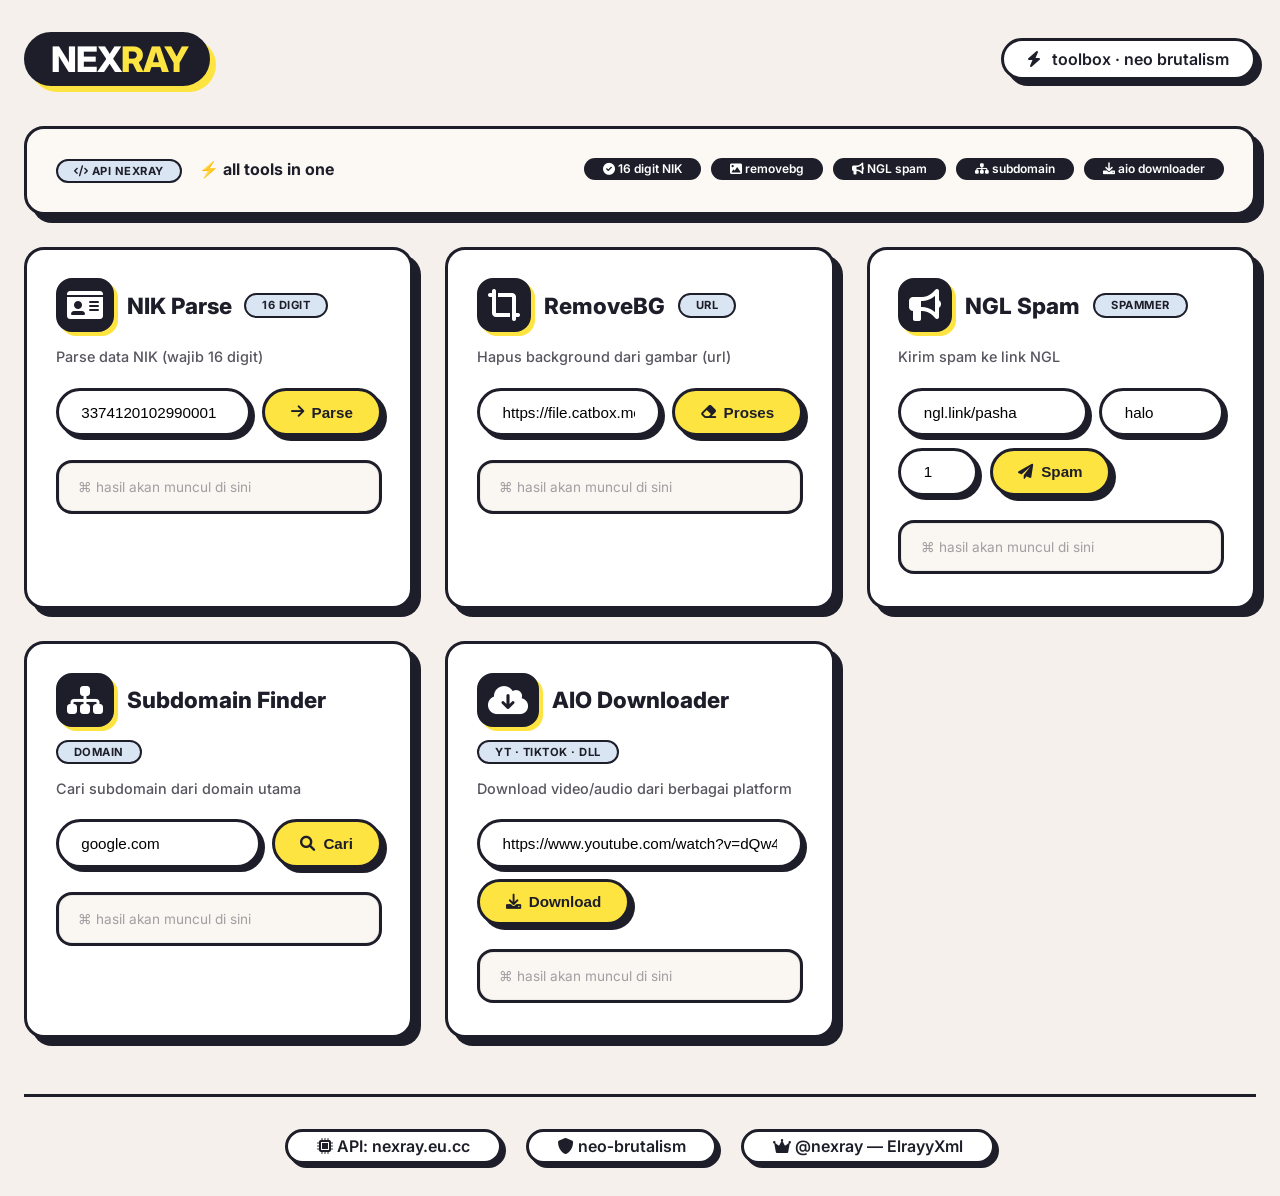
<file: tools/index.html>
<!DOCTYPE html>
<html lang="id">
<head>
    <meta charset="UTF-8">
    <meta name="viewport" content="width=device-width, initial-scale=1.0">
    <title>Toolbox · NEXRAY</title>
    <!-- Font & gaya dasar -->
    <link rel="preconnect" href="https://fonts.googleapis.com">
    <link rel="preconnect" href="https://fonts.gstatic.com" crossorigin>
    <link href="https://fonts.googleapis.com/css2?family=Inter:opsz,wght@14..32,400;14..32,600;14..32,700;14..32,800&display=swap" rel="stylesheet">
    <link rel="stylesheet" href="https://cdnjs.cloudflare.com/ajax/libs/font-awesome/6.0.0-beta3/css/all.min.css">
    <style>
        * {
            margin: 0;
            padding: 0;
            box-sizing: border-box;
        }
        body {
            background: #f5f0eb;
            font-family: 'Inter', sans-serif;
            padding: 2rem 1.5rem;
            color: #1e1e2a;
        }
        /* NEO‑BRUTALISM CORE */
        .neo-card {
            background: #ffffff;
            border: 3px solid #1e1e2a;
            border-radius: 20px;
            box-shadow: 8px 8px 0 #1e1e2a;
            padding: 1.8rem 1.8rem 2rem;
            transition: 0.1s ease;
        }
        .neo-card:hover {
            transform: translate(-2px, -2px);
            box-shadow: 12px 12px 0 #1e1e2a;
        }
        .neo-btn {
            background: #fee440;
            border: 3px solid #1e1e2a;
            border-radius: 60px;
            padding: 0.7rem 1.6rem;
            font-weight: 700;
            font-size: 0.95rem;
            color: #1e1e2a;
            box-shadow: 5px 5px 0 #1e1e2a;
            transition: 0.08s linear;
            display: inline-flex;
            align-items: center;
            gap: 8px;
            cursor: pointer;
        }
        .neo-btn:active {
            transform: translate(4px, 4px);
            box-shadow: 0px 0px 0 #1e1e2a;
        }
        .neo-input {
            background: white;
            border: 3px solid #1e1e2a;
            border-radius: 60px;
            padding: 0.8rem 1.4rem;
            font-size: 0.95rem;
            width: 100%;
            font-weight: 500;
            box-shadow: 4px 4px 0 #1e1e2a;
            transition: 0.1s;
        }
        .neo-input:focus {
            outline: none;
            box-shadow: 6px 6px 0 #1e1e2a;
            transform: translate(-2px, -2px);
        }
        .neo-badge {
            background: #d9e5f2;
            border: 2px solid #1e1e2a;
            border-radius: 40px;
            padding: 0.2rem 1rem;
            font-weight: 700;
            font-size: 0.7rem;
            text-transform: uppercase;
            letter-spacing: 0.5px;
        }
        /* header */
        .header {
            display: flex;
            flex-wrap: wrap;
            justify-content: space-between;
            align-items: center;
            margin-bottom: 2.5rem;
        }
        .logo {
            font-size: 2.2rem;
            font-weight: 800;
            letter-spacing: -1px;
            background: #1e1e2a;
            color: white;
            padding: 0.2rem 1.2rem 0.2rem 1.5rem;
            border-radius: 60px;
            border: 3px solid #1e1e2a;
            box-shadow: 6px 6px 0 #fee440;
            display: inline-block;
        }
        .logo span {
            color: #fee440;
        }
        .subhead {
            font-weight: 600;
            background: white;
            padding: 0.5rem 1.5rem;
            border-radius: 60px;
            border: 3px solid #1e1e2a;
            box-shadow: 6px 6px 0 #1e1e2a;
        }
        /* grid tools */
        .tool-grid {
            display: grid;
            grid-template-columns: repeat(auto-fit, minmax(340px, 1fr));
            gap: 2rem;
            margin-top: 2rem;
        }
        .tool-card {
            display: flex;
            flex-direction: column;
            gap: 1.2rem;
        }
        .tool-header {
            display: flex;
            align-items: center;
            gap: 0.8rem;
            flex-wrap: wrap;
        }
        .tool-header i {
            font-size: 2rem;
            background: #1e1e2a;
            color: white;
            padding: 0.5rem;
            border-radius: 16px;
            border: 3px solid #1e1e2a;
            box-shadow: 4px 4px 0 #fee440;
        }
        .tool-title {
            font-weight: 800;
            font-size: 1.4rem;
        }
        .tool-desc {
            opacity: 0.75;
            font-weight: 500;
            font-size: 0.9rem;
            margin-top: -0.2rem;
        }
        .input-group {
            display: flex;
            flex-wrap: wrap;
            gap: 0.7rem;
            margin-top: 0.2rem;
        }
        .input-group .neo-input {
            flex: 2 1 180px;
        }
        .input-group .neo-btn {
            flex: 0 1 auto;
        }
        .response-area {
            background: #faf7f2;
            border: 3px solid #1e1e2a;
            border-radius: 16px;
            padding: 1rem 1.2rem;
            max-height: 220px;
            overflow-y: auto;
            font-size: 0.85rem;
            font-weight: 500;
            white-space: pre-wrap;
            word-break: break-all;
            box-shadow: inset 0 0 0 1px rgba(0,0,0,0.05);
            margin-top: 0.3rem;
            color: #1e1e2a;
        }
        .response-area:empty::before {
            content: "⌘ hasil akan muncul di sini";
            opacity: 0.4;
            font-weight: 400;
        }
        .response-area.loading {
            opacity: 0.5;
        }
        .footer-note {
            margin-top: 3.5rem;
            text-align: center;
            font-weight: 600;
            border-top: 3px solid #1e1e2a;
            padding-top: 2rem;
            display: flex;
            flex-wrap: wrap;
            justify-content: center;
            gap: 1.5rem;
        }
        .footer-note span {
            background: white;
            padding: 0.3rem 1.8rem;
            border-radius: 60px;
            border: 3px solid #1e1e2a;
            box-shadow: 4px 4px 0 #1e1e2a;
        }
        .badge-api {
            background: #1e1e2a;
            color: white;
            padding: 0.2rem 1.2rem;
            border-radius: 40px;
            font-weight: 600;
            font-size: 0.75rem;
        }
        /* scroll */
        ::-webkit-scrollbar {
            width: 8px;
        }
        ::-webkit-scrollbar-track {
            background: #e6e0d8;
            border-radius: 20px;
        }
        ::-webkit-scrollbar-thumb {
            background: #1e1e2a;
            border-radius: 20px;
            border: 2px solid #f5f0eb;
        }
        @media (max-width: 500px) {
            .header {
                flex-direction: column;
                align-items: start;
                gap: 1rem;
            }
            .logo {
                font-size: 1.8rem;
            }
        }
    </style>
</head>
<body>

<div class="header">
    <div class="logo">NEX<span>RAY</span></div>
    <div class="subhead"><i class="fas fa-bolt" style="margin-right: 8px;"></i> toolbox · neo brutalism</div>
</div>

<!-- intro -->
<div class="neo-card" style="margin-bottom: 2rem; background: #fcf9f5;">
    <div style="display: flex; flex-wrap: wrap; justify-content: space-between; align-items: center; gap: 1rem;">
        <div>
            <span class="neo-badge"><i class="fas fa-code"></i> API NEXRAY</span>
            <span style="font-weight: 700; margin-left: 0.8rem;">⚡ all tools in one</span>
        </div>
        <div style="display: flex; gap: 0.6rem; flex-wrap: wrap;">
            <span class="badge-api"><i class="fas fa-check-circle"></i> 16 digit NIK</span>
            <span class="badge-api"><i class="fas fa-image"></i> removebg</span>
            <span class="badge-api"><i class="fas fa-bullhorn"></i> NGL spam</span>
            <span class="badge-api"><i class="fas fa-sitemap"></i> subdomain</span>
            <span class="badge-api"><i class="fas fa-download"></i> aio downloader</span>
        </div>
    </div>
</div>

<!-- GRID TOOLS -->
<div class="tool-grid">

    <!-- 1. NIK PARSE -->
    <div class="tool-card neo-card">
        <div class="tool-header">
            <i class="fas fa-id-card"></i>
            <span class="tool-title">NIK Parse</span>
            <span class="neo-badge">16 digit</span>
        </div>
        <div class="tool-desc">Parse data NIK (wajib 16 digit)</div>
        <div class="input-group">
            <input type="text" class="neo-input" id="nikInput" placeholder="3374120102990001" value="3374120102990001">
            <button class="neo-btn" id="nikBtn"><i class="fas fa-arrow-right"></i> Parse</button>
        </div>
        <div class="response-area" id="nikResponse"></div>
    </div>

    <!-- 2. REMOVEBG -->
    <div class="tool-card neo-card">
        <div class="tool-header">
            <i class="fas fa-crop-alt"></i>
            <span class="tool-title">RemoveBG</span>
            <span class="neo-badge">url</span>
        </div>
        <div class="tool-desc">Hapus background dari gambar (url)</div>
        <div class="input-group">
            <input type="text" class="neo-input" id="bgInput" placeholder="https://file.catbox.moe/abc.jpg" value="https://file.catbox.moe/abc.jpg">
            <button class="neo-btn" id="bgBtn"><i class="fas fa-eraser"></i> Proses</button>
        </div>
        <div class="response-area" id="bgResponse"></div>
    </div>

    <!-- 3. NGL SPAM -->
    <div class="tool-card neo-card">
        <div class="tool-header">
            <i class="fas fa-bullhorn"></i>
            <span class="tool-title">NGL Spam</span>
            <span class="neo-badge">spammer</span>
        </div>
        <div class="tool-desc">Kirim spam ke link NGL</div>
        <div class="input-group" style="flex-wrap: wrap;">
            <input type="text" class="neo-input" id="nglUrl" placeholder="ngl.link/pasha" value="ngl.link/pasha" style="flex: 2 1 140px;">
            <input type="text" class="neo-input" id="nglMsg" placeholder="pesan" value="halo" style="flex: 1 1 100px;">
            <input type="number" class="neo-input" id="nglJumlah" placeholder="jumlah" value="1" style="flex: 0 1 80px;">
            <button class="neo-btn" id="nglBtn"><i class="fas fa-paper-plane"></i> Spam</button>
        </div>
        <div class="response-area" id="nglResponse"></div>
    </div>

    <!-- 4. SUBDOMAIN FINDER -->
    <div class="tool-card neo-card">
        <div class="tool-header">
            <i class="fas fa-sitemap"></i>
            <span class="tool-title">Subdomain Finder</span>
            <span class="neo-badge">domain</span>
        </div>
        <div class="tool-desc">Cari subdomain dari domain utama</div>
        <div class="input-group">
            <input type="text" class="neo-input" id="domainInput" placeholder="google.com" value="google.com">
            <button class="neo-btn" id="domainBtn"><i class="fas fa-search"></i> Cari</button>
        </div>
        <div class="response-area" id="domainResponse"></div>
    </div>

    <!-- 5. ALL IN ONE DOWNLOADER -->
    <div class="tool-card neo-card" style="grid-column: span 1;">
        <div class="tool-header">
            <i class="fas fa-cloud-download-alt"></i>
            <span class="tool-title">AIO Downloader</span>
            <span class="neo-badge">yt · tiktok · dll</span>
        </div>
        <div class="tool-desc">Download video/audio dari berbagai platform</div>
        <div class="input-group">
            <input type="text" class="neo-input" id="aioInput" placeholder="https://www.youtube.com/watch?v=..." value="https://www.youtube.com/watch?v=dQw4w9WgXcQ">
            <button class="neo-btn" id="aioBtn"><i class="fas fa-download"></i> Download</button>
        </div>
        <div class="response-area" id="aioResponse"></div>
    </div>

</div>

<!-- footer -->
<div class="footer-note">
    <span><i class="fas fa-microchip"></i> API: nexray.eu.cc</span>
    <span><i class="fas fa-shield-alt"></i> neo‑brutalism</span>
    <span><i class="fas fa-crown"></i> @nexray — ElrayyXml</span>
</div>

<script>
    (function() {
        // Base API (tanpa trailing slash)
        const API_BASE = 'https://api.nexray.eu.cc';

        // --- helper untuk fetch & tampilkan ---
        async function fetchTool(endpoint, params = {}, targetId, isJson = true) {
            const respEl = document.getElementById(targetId);
            if (!respEl) return;
            respEl.textContent = '⏳ memuat...';
            respEl.classList.add('loading');

            try {
                // bangun URL
                let url = `${API_BASE}${endpoint}`;
                const query = new URLSearchParams(params).toString();
                if (query) url += `?${query}`;

                const res = await fetch(url);
                if (!res.ok) throw new Error(`HTTP ${res.status}`);

                let data;
                const contentType = res.headers.get('content-type') || '';
                if (contentType.includes('application/json')) {
                    data = await res.json();
                    const pretty = JSON.stringify(data, null, 2);
                    respEl.textContent = pretty;
                } else {
                    // kemungkinan gambar atau teks
                    const text = await res.text();
                    if (text.length > 0) {
                        // coba parse JSON (jika response json meski header tidak tepat)
                        try {
                            const json = JSON.parse(text);
                            respEl.textContent = JSON.stringify(json, null, 2);
                        } catch {
                            respEl.textContent = text.slice(0, 1500) + (text.length > 1500 ? '…' : '');
                        }
                    } else {
                        respEl.textContent = '✅ berhasil (response kosong)';
                    }
                }
            } catch (err) {
                respEl.textContent = `❌ error: ${err.message}`;
            } finally {
                respEl.classList.remove('loading');
            }
        }

        // --- 1. NIK Parse (wajib 16 digit) ---
        document.getElementById('nikBtn').addEventListener('click', () => {
            const nik = document.getElementById('nikInput').value.trim();
            if (nik.length !== 16) {
                document.getElementById('nikResponse').textContent = '⚠️ NIK harus 16 digit.';
                return;
            }
            fetchTool('/tools/nikparse', { nik }, 'nikResponse');
        });

        // --- 2. RemoveBG ---
        document.getElementById('bgBtn').addEventListener('click', () => {
            let url = document.getElementById('bgInput').value.trim();
            if (!url) {
                document.getElementById('bgResponse').textContent = '⚠️ masukkan URL gambar.';
                return;
            }
            // jika tidak ada protokol, tambahkan https
            if (!url.startsWith('http://') && !url.startsWith('https://')) {
                url = 'https://' + url;
            }
            fetchTool('/tools/removebg', { url }, 'bgResponse');
        });

        // --- 3. NGL Spam ---
        document.getElementById('nglBtn').addEventListener('click', () => {
            let url = document.getElementById('nglUrl').value.trim();
            const pesan = document.getElementById('nglMsg').value.trim() || 'halo';
            let jumlah = parseInt(document.getElementById('nglJumlah').value) || 1;
            if (jumlah < 1) jumlah = 1;
            if (!url) {
                document.getElementById('nglResponse').textContent = '⚠️ masukkan link NGL (contoh: ngl.link/pasha)';
                return;
            }
            // pastikan format url (hapus https:// jika ada)
            url = url.replace(/^https?:\/\//, '');
            // jika tidak mengandung ngl.link, bisa tetap dipakai
            fetchTool('/tools/spamngl', { url, pesan, jumlah }, 'nglResponse');
        });

        // --- 4. Subdomain Finder ---
        document.getElementById('domainBtn').addEventListener('click', () => {
            let domain = document.getElementById('domainInput').value.trim();
            if (!domain) {
                document.getElementById('domainResponse').textContent = '⚠️ masukkan domain (contoh: google.com)';
                return;
            }
            fetchTool('/tools/subdomainfinder', { domain }, 'domainResponse');
        });

        // --- 5. AIO Downloader ---
        document.getElementById('aioBtn').addEventListener('click', () => {
            let url = document.getElementById('aioInput').value.trim();
            if (!url) {
                document.getElementById('aioResponse').textContent = '⚠️ masukkan URL video (youtube, tiktok, dll)';
                return;
            }
            fetchTool('/downloader/aio', { url }, 'aioResponse');
        });

        // --- tambahan: contoh autoload first tool (NIK) ---
        // biarkan kosong, user klik sendiri

        // tombol enter pada input
        document.querySelectorAll('.neo-input').forEach(inp => {
            inp.addEventListener('keypress', (e) => {
                if (e.key === 'Enter') {
                    const parent = inp.closest('.tool-card');
                    if (parent) {
                        const btn = parent.querySelector('.neo-btn');
                        if (btn) btn.click();
                    }
                }
            });
        });

        // pesan awal (response area)
        document.querySelectorAll('.response-area').forEach(el => {
            if (!el.textContent.trim()) {
                // biarkan placeholder
            }
        });

    })();
</script>

<!-- (opsional) sedikit sentuhan extra -->
</body>
</html>
</file>
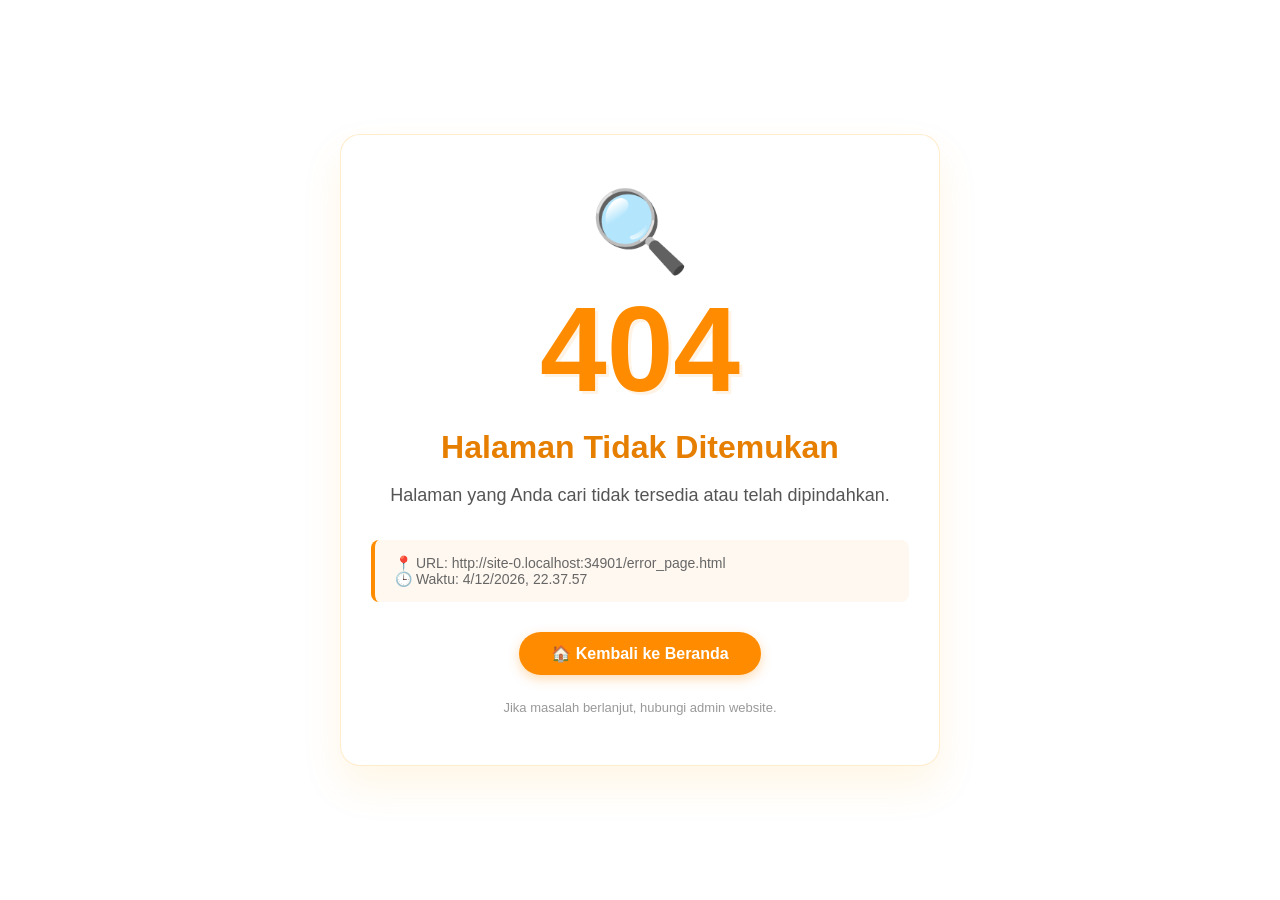
<file: error_page.html>
<!DOCTYPE html>
<html lang="id">
<head>
    <meta charset="UTF-8">
    <meta name="viewport" content="width=device-width, initial-scale=1.0">
    <title>Halaman Error - Website</title>
    <style>
        * {
            margin: 0;
            padding: 0;
            box-sizing: border-box;
        }

        body {
            font-family: 'Segoe UI', Tahoma, Geneva, Verdana, sans-serif;
            background: white;
            min-height: 100vh;
            display: flex;
            align-items: center;
            justify-content: center;
            padding: 20px;
        }

        .error-container {
            max-width: 600px;
            width: 100%;
            text-align: center;
            background: white;
            border-radius: 20px;
            padding: 50px 30px;
            box-shadow: 0 20px 40px rgba(255, 165, 0, 0.1);
            border: 1px solid rgba(255, 165, 0, 0.2);
        }

        /* Warna oranye sebagai tema utama */
        .error-code {
            font-size: 120px;
            font-weight: 800;
            color: #FF8C00; /* Oranye tua */
            margin-bottom: 20px;
            text-shadow: 3px 3px 0 rgba(255, 140, 0, 0.1);
            line-height: 1;
        }

        .error-title {
            font-size: 32px;
            font-weight: 700;
            color: #E67E00;
            margin-bottom: 15px;
        }

        .error-message {
            font-size: 18px;
            color: #555;
            margin-bottom: 30px;
            line-height: 1.6;
        }

        .error-details {
            background: #FFF8F0;
            border-left: 4px solid #FF8C00;
            padding: 15px 20px;
            border-radius: 8px;
            margin-bottom: 30px;
            text-align: left;
            color: #666;
            font-size: 14px;
        }

        .btn-home {
            display: inline-block;
            background: #FF8C00;
            color: white;
            text-decoration: none;
            padding: 12px 32px;
            border-radius: 50px;
            font-weight: 600;
            transition: all 0.3s ease;
            box-shadow: 0 4px 12px rgba(255, 140, 0, 0.3);
            border: none;
            cursor: pointer;
        }

        .btn-home:hover {
            background: #E67E00;
            transform: translateY(-2px);
            box-shadow: 0 6px 16px rgba(255, 140, 0, 0.4);
        }

        .help-text {
            margin-top: 25px;
            font-size: 13px;
            color: #999;
        }

        /* Animasi untuk ikon */
        @keyframes pulse {
            0%, 100% { transform: scale(1); }
            50% { transform: scale(1.05); }
        }

        .emoji-icon {
            font-size: 80px;
            display: inline-block;
            animation: pulse 2s ease infinite;
            margin-bottom: 10px;
        }

        /* Responsif */
        @media (max-width: 480px) {
            .error-container {
                padding: 30px 20px;
            }
            .error-code {
                font-size: 80px;
            }
            .error-title {
                font-size: 24px;
            }
            .error-message {
                font-size: 16px;
            }
        }
    </style>
</head>
<body>
    <div class="error-container">
        <div class="emoji-icon" id="errorEmoji">⚠️</div>
        <div class="error-code" id="errorCode">404</div>
        <div class="error-title" id="errorTitle">Halaman Tidak Ditemukan</div>
        <div class="error-message" id="errorMessage">
            Maaf, halaman yang Anda cari sedang tidak dapat diakses atau telah dipindahkan.
        </div>
        <div class="error-details" id="errorDetails">
            📍 URL: <span id="currentUrl">-</span><br>
            🕒 Waktu: <span id="currentTime">-</span>
        </div>
        <a href="/" class="btn-home">🏠 Kembali ke Beranda</a>
        <div class="help-text">
            Jika masalah berlanjut, hubungi admin website.
        </div>
    </div>

    <script>
        // Fungsi untuk mendeteksi jenis error dari URL parameter atau status
        function getErrorInfo() {
            const path = window.location.pathname;
            let code = '404';
            let title = 'Halaman Tidak Ditemukan';
            let message = 'Maaf, halaman yang Anda cari sedang tidak dapat diakses atau telah dipindahkan.';
            let emoji = '🔍';

            // Deteksi dari URL (jika menggunakan parameter error)
            const urlParams = new URLSearchParams(window.location.search);
            const errorParam = urlParams.get('error');
            
            if (errorParam) {
                code = errorParam;
            } else if (path.includes('403')) {
                code = '403';
            } else if (path.includes('404')) {
                code = '404';
            } else if (path.includes('500')) {
                code = '500';
            }

            // Set konten berdasarkan kode error
            switch(code) {
                case '403':
                    title = 'Akses Dilarang';
                    message = 'Anda tidak memiliki izin untuk mengakses halaman ini.';
                    emoji = '🚫';
                    break;
                case '404':
                    title = 'Halaman Tidak Ditemukan';
                    message = 'Halaman yang Anda cari tidak tersedia atau telah dipindahkan.';
                    emoji = '🔍';
                    break;
                case '500':
                    title = 'Kesalahan Server Internal';
                    message = 'Terjadi masalah pada server. Tim teknis sedang bekerja untuk memperbaikinya.';
                    emoji = '⚙️';
                    break;
                default:
                    title = 'Terjadi Kesalahan';
                    message = 'Maaf, terjadi kesalahan yang tidak diketahui.';
                    emoji = '⚠️';
            }

            return { code, title, message, emoji };
        }

        // Update tampilan berdasarkan error
        const errorInfo = getErrorInfo();
        document.getElementById('errorCode').textContent = errorInfo.code;
        document.getElementById('errorTitle').textContent = errorInfo.title;
        document.getElementById('errorMessage').textContent = errorInfo.message;
        document.getElementById('errorEmoji').textContent = errorInfo.emoji;
        
        // Tampilkan URL dan waktu saat ini
        document.getElementById('currentUrl').textContent = window.location.href;
        const now = new Date();
        document.getElementById('currentTime').textContent = now.toLocaleString('id-ID');
    </script>
</body>
</html>
</file>
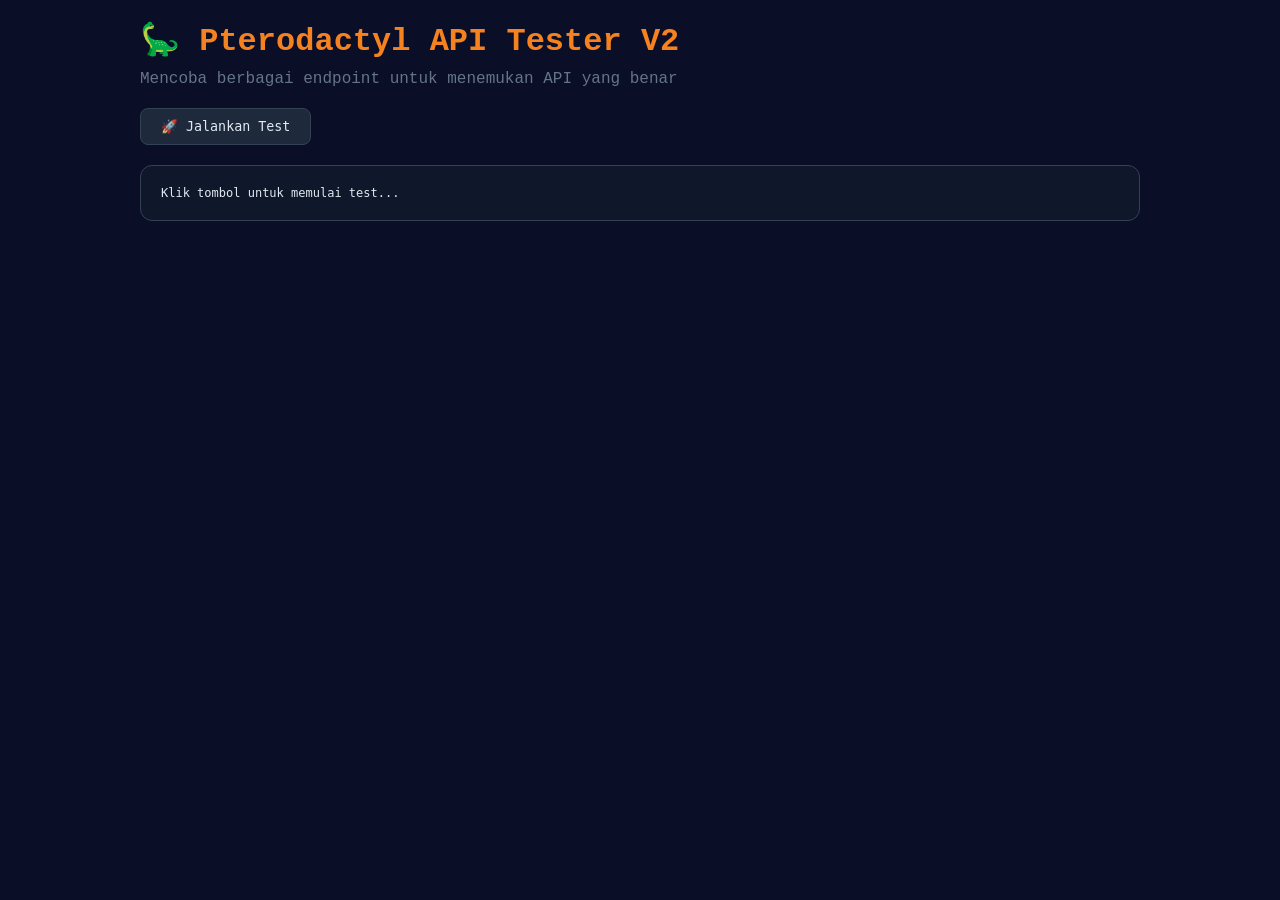
<file: test-pterodactyl.html>
<!DOCTYPE html>
<html lang="id">
<head>
    <meta charset="UTF-8">
    <meta name="viewport" content="width=device-width, initial-scale=1.0">
    <title>Pterodactyl API Tester V2</title>
    <style>
        * { margin: 0; padding: 0; box-sizing: border-box; }
        body {
            font-family: 'Courier New', monospace;
            background: #0a0e27;
            color: #e2e8f0;
            padding: 20px;
        }
        .container { max-width: 1000px; margin: 0 auto; }
        h1 { color: #f6821f; margin-bottom: 10px; }
        .sub { color: #64748b; margin-bottom: 20px; }
        button {
            background: #1e293b;
            border: 1px solid #334155;
            color: #e2e8f0;
            padding: 10px 20px;
            border-radius: 8px;
            cursor: pointer;
            margin-bottom: 20px;
            font-family: monospace;
        }
        button:hover { background: #f6821f; border-color: #f6821f; color: white; }
        .result {
            background: #0f172a;
            border: 1px solid #334155;
            border-radius: 12px;
            padding: 20px;
            overflow-x: auto;
        }
        pre {
            font-family: monospace;
            font-size: 12px;
            white-space: pre-wrap;
            word-wrap: break-word;
        }
        .success { color: #10b981; }
        .error { color: #ef4444; }
        .info { color: #f59e0b; }
        .endpoint-list {
            margin-top: 20px;
            padding: 15px;
            background: #1e293b;
            border-radius: 8px;
        }
        .endpoint-item {
            padding: 8px;
            border-bottom: 1px solid #334155;
            font-family: monospace;
            font-size: 12px;
        }
        .endpoint-url { color: #94a3b8; }
        .status-200 { color: #10b981; }
        .status-404 { color: #f59e0b; }
        .status-401 { color: #ef4444; }
    </style>
</head>
<body>
<div class="container">
    <h1>🦕 Pterodactyl API Tester V2</h1>
    <p class="sub">Mencoba berbagai endpoint untuk menemukan API yang benar</p>
    
    <button onclick="runTest()">🚀 Jalankan Test</button>
    
    <div class="result">
        <pre id="jsonResult">Klik tombol untuk memulai test...</pre>
    </div>
</div>

<script>
async function runTest() {
    const preEl = document.getElementById('jsonResult');
    preEl.textContent = 'Loading... Mencoba berbagai endpoint...';
    
    try {
        const response = await fetch('api/test-pterodactyl.php');
        const data = await response.json();
        preEl.textContent = JSON.stringify(data, null, 2);
        
        // Tampilkan ringkasan di console
        console.log('Test Result:', data);
        
        if (data.success_endpoint) {
            console.log('%c✅ Endpoint berhasil: ' + data.success_endpoint, 'color: #10b981');
        } else {
            console.log('%c❌ Tidak ada endpoint yang berhasil', 'color: #ef4444');
            if (data.panel_check?.http_code === 200) {
                console.log('%cℹ️ Panel bisa diakses, tapi API endpoint mungkin berbeda', 'color: #f59e0b');
            }
        }
    } catch (error) {
        preEl.textContent = `Error: ${error.message}`;
    }
}
</script>
</body>
</html>
</file>
